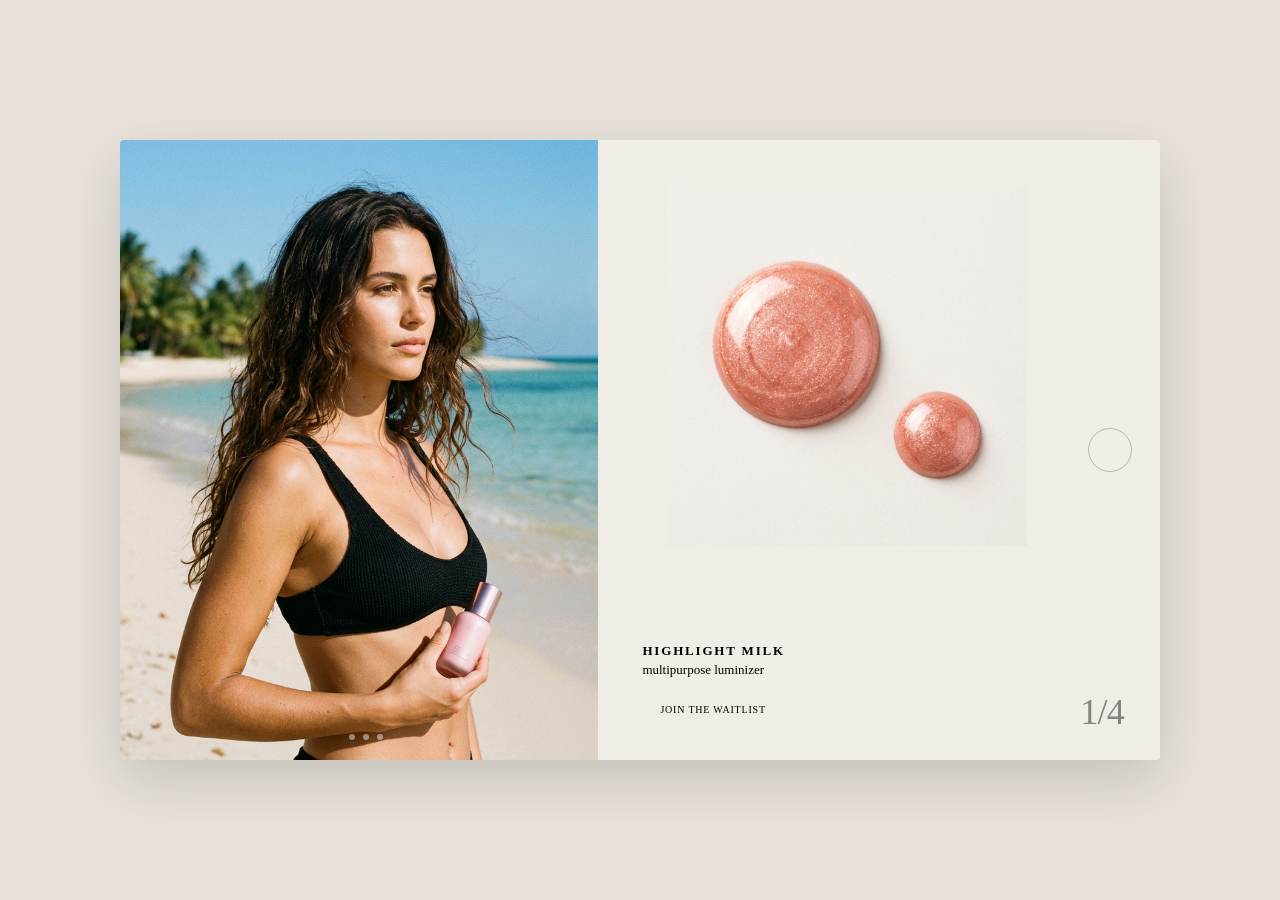
<file: product-showcase.html>
<!DOCTYPE html>
<html lang="en">
<head>
  <meta charset="UTF-8" />
  <meta name="viewport" content="width=device-width, initial-scale=1.0" />
  <title>Product Showcase Component</title>
  <link rel="preconnect" href="https://fonts.googleapis.com" />
  <link rel="preconnect" href="https://fonts.gstatic.com" crossorigin />
  <link href="https://fonts.googleapis.com/css2?family=Inter:wght@300;400;600;700&display=swap" rel="stylesheet" />
  <link rel="stylesheet" href="css/product-showcase.css" />

  <!-- Demo-only page styles (NOT part of the component) -->
  <style>
    *, *::before, *::after { box-sizing: border-box; margin: 0; padding: 0; }
    body {
      background: #e8e2db;
      display: flex;
      align-items: center;
      justify-content: center;
      min-height: 100vh;
      padding: 40px 20px;
    }
    .demo-wrapper {
      width: 100%;
      max-width: 1040px;
      border-radius: 4px;
      overflow: hidden;
      box-shadow: 0 20px 60px rgba(0,0,0,0.15);
    }
  </style>
</head>
<body>

<div class="demo-wrapper">
  <!-- ============================================================
       COMPONENT START — Copy from here to include in your project
       ============================================================ -->

  <section class="product-showcase__section" aria-label="Featured Product Showcase">

    <!-- LEFT: Model / Campaign Image -->
    <div class="product-showcase__left">
      <img
        class="product-showcase__left-img"
        src="assets/model-beach.jpg"
        alt="Model at the beach holding Highlight Milk product"
      />

      <!-- Dot Pagination -->
      <div class="product-showcase__dots" role="tablist" aria-label="Slide navigation">
        <button
          class="product-showcase__dot product-showcase__dot--active"
          role="tab"
          aria-selected="true"
          aria-label="Slide 1"
          data-psc-index="0"
        ></button>
        <button
          class="product-showcase__dot"
          role="tab"
          aria-selected="false"
          aria-label="Slide 2"
          data-psc-index="1"
        ></button>
        <button
          class="product-showcase__dot"
          role="tab"
          aria-selected="false"
          aria-label="Slide 3"
          data-psc-index="2"
        ></button>
        <button
          class="product-showcase__dot"
          role="tab"
          aria-selected="false"
          aria-label="Slide 4"
          data-psc-index="3"
        ></button>
      </div>
    </div>

    <!-- RIGHT: Product Info -->
    <div class="product-showcase__right">

      <!-- Product swatch / hero image -->
      <div class="product-showcase__product-img-wrap">
        <img
          class="product-showcase__product-img"
          src="assets/highlight-milk.png"
          alt="Highlight Milk – glossy pink liquid spheres"
        />
      </div>

      <!-- Next arrow -->
      <button
        class="product-showcase__arrow-btn"
        id="psc-next-btn"
        aria-label="Next product"
      >
        <svg viewBox="0 0 24 24" aria-hidden="true">
          <polyline points="9 18 15 12 9 6" />
        </svg>
      </button>

      <!-- Text & CTA -->
      <div class="product-showcase__info">
        <h2 class="product-showcase__product-name">Highlight Milk</h2>
        <p class="product-showcase__product-sub">multipurpose luminizer</p>
        <button class="product-showcase__waitlist-btn" id="psc-waitlist-btn" type="button">
          Join the Waitlist
        </button>
      </div>

      <!-- Slide counter -->
      <span class="product-showcase__counter" aria-live="polite" id="psc-counter">1/4</span>

    </div>
  </section>

  <!-- ============================================================
       COMPONENT END
       ============================================================ -->
</div>

<script>
  /* ---------------------------------------------------------------
     Minimal JS for the product-showcase component (dots + counter)
     Namespaced under "psc" to avoid global conflicts
  --------------------------------------------------------------- */
  (function () {
    const PSC = {
      total: 4,
      current: 0,

      dots: document.querySelectorAll('.product-showcase__dot'),
      counter: document.getElementById('psc-counter'),
      nextBtn: document.getElementById('psc-next-btn'),

      goTo(index) {
        this.current = (index + this.total) % this.total;
        this.dots.forEach((dot, i) => {
          dot.classList.toggle('product-showcase__dot--active', i === this.current);
          dot.setAttribute('aria-selected', i === this.current ? 'true' : 'false');
        });
        if (this.counter) {
          this.counter.textContent = `${this.current + 1}/${this.total}`;
        }
      },

      init() {
        this.dots.forEach((dot, i) => {
          dot.addEventListener('click', () => this.goTo(i));
        });
        if (this.nextBtn) {
          this.nextBtn.addEventListener('click', () => this.goTo(this.current + 1));
        }
      }
    };

    PSC.init();
  })();
</script>

</body>
</html>
</file>
<file: css/product-showcase.css>
/* ============================================================
   PRODUCT SHOWCASE SECTION — product-showcase__*
   Namespaced to avoid conflicts. Uses Rhode design tokens.
   ============================================================ */

/* ---------- Layout ---------- */
.product-showcase__section {
  display: flex;
  width: 100%;
  height: 620px;           /* increased height */
  font-family: var(--font-body);
  overflow: hidden;
  background: var(--color-bg-warm);
}

/* ---------- Left Panel (model photo) ---------- */
.product-showcase__left {
  position: relative;
  flex: 0 0 46%;
  max-width: 46%;
  overflow: hidden;
}

.product-showcase__left-img {
  width: 100%;
  height: 100%;
  object-fit: cover;
  object-position: center top;
  display: block;
  transition: transform 0.7s ease;
}

.product-showcase__left:hover .product-showcase__left-img {
  transform: scale(1.025);
}

/* Dot Pagination */
.product-showcase__dots {
  position: absolute;
  bottom: 20px;
  left: 50%;
  transform: translateX(-50%);
  display: flex;
  gap: 8px;
  align-items: center;
}

.product-showcase__dot {
  width: 6px;
  height: 6px;
  border-radius: 50%;
  background: rgba(255, 255, 255, 0.45);
  border: none;
  padding: 0;
  cursor: pointer;
  transition: background var(--transition-base), transform var(--transition-base);
}

.product-showcase__dot--active {
  background: var(--color-white);
  transform: scale(1.35);
}

.product-showcase__dot:hover:not(.product-showcase__dot--active) {
  background: rgba(255, 255, 255, 0.75);
}

/* ---------- Right Panel (product info) ---------- */
.product-showcase__right {
  position: relative;
  flex: 0 0 54%;
  max-width: 54%;

  /* Warm off-white — same as the reference */
  background-color: #f0ece6;

  display: flex;
  flex-direction: column;
  justify-content: flex-end;        /* info block pinned to bottom */
  padding: 0 0 36px 44px;
  overflow: hidden;
}

/* ---------- Product Image (centered, floating) ---------- */
.product-showcase__product-img-wrap {
  position: absolute;
  /* sits in the upper 65% of the right panel */
  top: 0;
  left: 0;
  right: 64px;            /* leave room for arrow */
  bottom: 168px;          /* stop above the info block */
  display: flex;
  align-items: center;
  justify-content: center;
  pointer-events: none;
}

.product-showcase__product-img {
  width: 76%;
  max-width: 360px;
  object-fit: contain;
  animation: psc-float 5s ease-in-out infinite;
}

@keyframes psc-float {
  0%, 100% { transform: translateY(0px);  }
  50%       { transform: translateY(-10px); }
}

/* ---------- Arrow / Next button ---------- */
.product-showcase__arrow-btn {
  position: absolute;
  top: 50%;
  right: 28px;
  transform: translateY(-50%);
  width: 44px;
  height: 44px;
  border-radius: 50%;
  border: 1px solid rgba(46, 43, 41, 0.28);
  background: transparent;
  display: flex;
  align-items: center;
  justify-content: center;
  cursor: pointer;
  transition:
    background var(--transition-base),
    border-color var(--transition-base),
    transform var(--transition-slow);
  z-index: 4;
}

.product-showcase__arrow-btn:hover {
  background: rgba(46, 43, 41, 0.06);
  border-color: var(--color-text-primary);
  transform: translateY(-50%) scale(1.08);
}

.product-showcase__arrow-btn svg {
  width: 15px;
  height: 15px;
  stroke: var(--color-text-dark);
  fill: none;
  stroke-width: 1.5;
  stroke-linecap: round;
  stroke-linejoin: round;
  transition: transform var(--transition-fast);
}

.product-showcase__arrow-btn:hover svg {
  transform: translateX(2px);
}

/* ---------- Bottom Info Block ---------- */
.product-showcase__info {
  position: relative;
  z-index: 2;
  display: flex;
  flex-direction: column;
  gap: 3px;
}

.product-showcase__product-name {
  font-family: var(--font-body);
  font-size: 13px;
  font-weight: 700;
  letter-spacing: 0.14em;
  text-transform: uppercase;
  color: var(--color-text-dark);
  margin: 0;
  line-height: 1.2;
}

.product-showcase__product-sub {
  font-size: 13px;
  font-weight: 400;
  color: var(--color-text-muted);
  margin: 0 0 14px 0;
  letter-spacing: 0;
}

/* JOIN THE WAITLIST button — outlined pill */
.product-showcase__waitlist-btn {
  display: inline-flex;
  align-items: center;
  justify-content: center;
  padding: 9px 18px;
  border: 1px solid var(--color-text-dark);
  background: transparent;
  color: var(--color-text-dark);
  font-family: var(--font-body);
  font-size: 10px;
  font-weight: 500;
  letter-spacing: 0.08em;
  text-transform: uppercase;
  cursor: pointer;
  border-radius: 9999px;          /* pill shape matching image */
  width: fit-content;
  transition:
    background var(--transition-base),
    color var(--transition-base);
}

.product-showcase__waitlist-btn:hover {
  background: var(--color-text-dark);
  color: var(--color-bg-warm);
}

/* ---------- Slide counter — large editorial "1/4" ---------- */
.product-showcase__counter {
  position: absolute;
  bottom: 30px;
  right: 36px;
  font-size: 36px;              /* large, editorial */
  font-weight: 300;
  color: rgba(46, 43, 41, 0.55);
  letter-spacing: -0.02em;
  line-height: 1;
  pointer-events: none;
  font-family: var(--font-display);
  z-index: 2;
}

/* ---------- Slide fade transition ---------- */
.product-showcase__left-img,
.product-showcase__product-img,
.product-showcase__info {
  transition: opacity 0.35s ease;
}

.psc-fade-out {
  opacity: 0 !important;
}

/* ---------- Responsive ---------- */
@media (max-width: 900px) {
  .product-showcase__section {
    height: auto;
    min-height: 480px;
  }
}

@media (max-width: 768px) {
  .product-showcase__section {
    flex-direction: column;
    height: auto;
  }

  .product-showcase__left,
  .product-showcase__right {
    flex: 0 0 100%;
    max-width: 100%;
  }

  .product-showcase__left {
    height: 300px;
  }

  .product-showcase__right {
    min-height: 360px;
    padding: 0 0 28px 24px;
  }

  .product-showcase__product-img-wrap {
    right: 0;
    bottom: 160px;
  }

  .product-showcase__counter {
    font-size: 26px;
    bottom: 22px;
    right: 20px;
  }

  .product-showcase__arrow-btn {
    right: 14px;
  }
}
</file>
